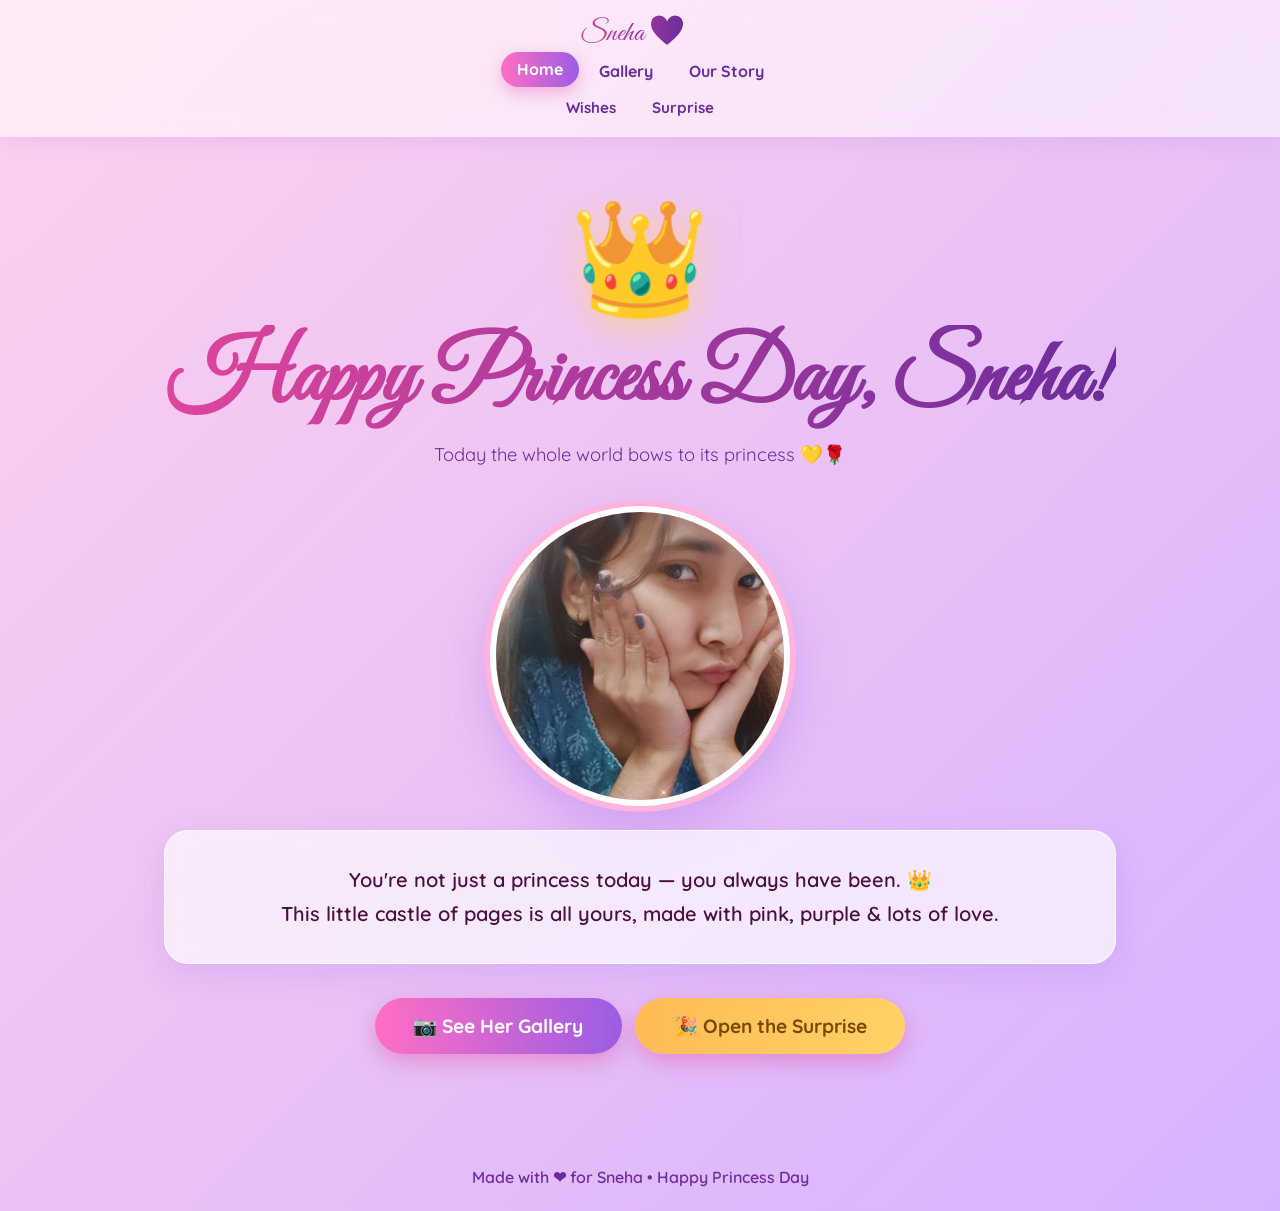
<file: index.html>
<!DOCTYPE html>
<html lang="en">
<head>
  <meta charset="UTF-8">
  <meta name="viewport" content="width=device-width, initial-scale=1.0, maximum-scale=1.0, user-scalable=no">
  <title>Sneha — Happy Princess Day!</title>
  <link rel="preconnect" href="https://fonts.googleapis.com">
  <link rel="preconnect" href="https://fonts.gstatic.com" crossorigin>
  <link href="https://fonts.googleapis.com/css2?family=Great+Vibes&family=Quicksand:wght@400;600;700&display=swap" rel="stylesheet">
  <link rel="stylesheet" href="style.css">
</head>
<body>
  <div class="float-field"></div>

  <nav>
    <span class="brand">Sneha ❤️</span>
    <div class="nav-row">
      <a href="index.html" class="active">Home</a>
      <a href="gallery.html">Gallery</a>
      <a href="story.html">Our Story</a>
    </div>
    <div class="nav-row">
      <a href="wishes.html">Wishes</a>
      <a href="surprise.html">Surprise</a>
    </div>
  </nav>

  <main>
    <section class="page">
      <div class="crown">&#128081;</div>
      <h1 class="title">Happy Princess Day, Sneha!</h1>
      <p class="subtitle">Today the whole world bows to its princess &#128155;&#127801;</p>

      <img src="images/pic1.jpg" alt="Sneha" class="hero-photo"
           data-pic="1" onerror="window.fixPhoto(this)">

      <div class="card">
        <p style="font-size:1.25rem; font-weight:600; line-height:1.7;">
          You're not just a princess today — you always have been. &#128081;<br>
          This little castle of pages is all yours, made with pink, purple &amp; lots of love.
        </p>
      </div>

      <div style="margin-top:1.2rem;">
        <a class="btn big" href="gallery.html">&#128247; See Her Gallery</a>
        <a class="btn big gold" href="surprise.html">&#127881; Open the Surprise</a>
      </div>
    </section>
  </main>

  <footer>Made with &#10084; for Sneha &bull; Happy Princess Day</footer>

  <script src="script.js"></script>
</body>
</html>
</file>
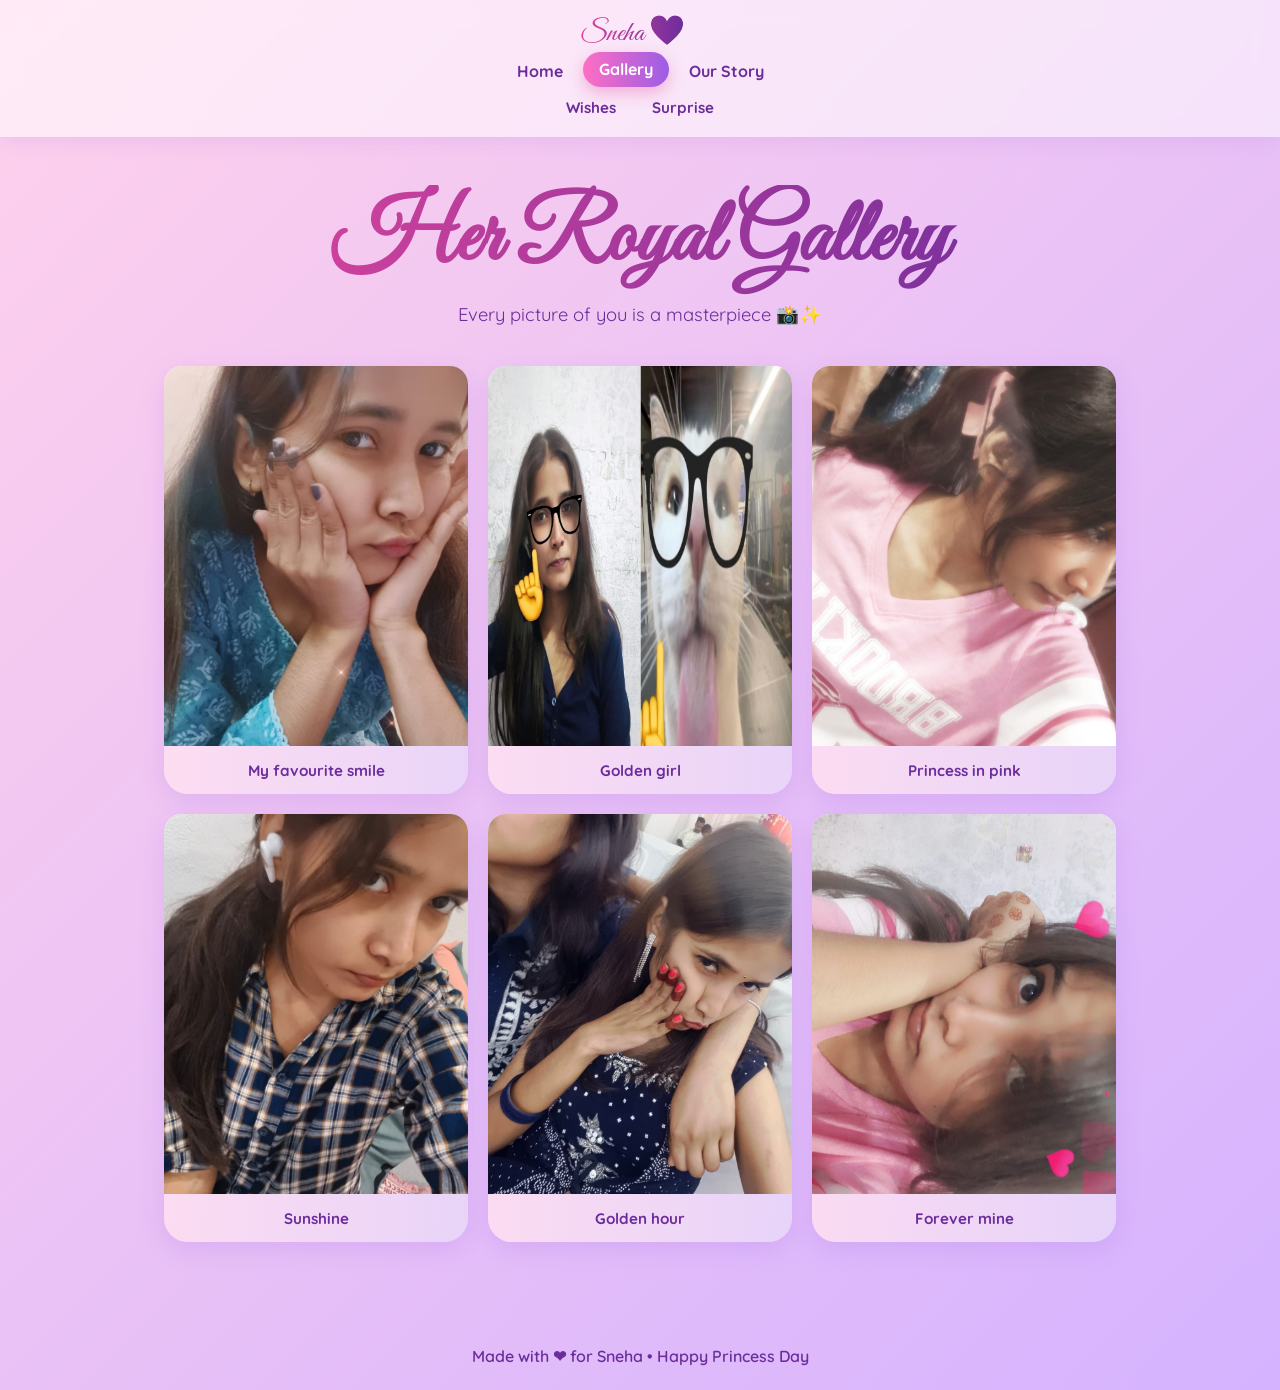
<file: gallery.html>
<!DOCTYPE html>
<html lang="en">
<head>
  <meta charset="UTF-8">
  <meta name="viewport" content="width=device-width, initial-scale=1.0, maximum-scale=1.0, user-scalable=no">
  <title>Gallery — Sneha</title>
  <link rel="preconnect" href="https://fonts.googleapis.com">
  <link rel="preconnect" href="https://fonts.gstatic.com" crossorigin>
  <link href="https://fonts.googleapis.com/css2?family=Great+Vibes&family=Quicksand:wght@400;600;700&display=swap" rel="stylesheet">
  <link rel="stylesheet" href="style.css">
</head>
<body>
  <div class="float-field"></div>

  <nav>
    <span class="brand">Sneha ❤️</span>
    <div class="nav-row">
      <a href="index.html">Home</a>
      <a href="gallery.html" class="active">Gallery</a>
      <a href="story.html">Our Story</a>
    </div>
    <div class="nav-row">
      <a href="wishes.html">Wishes</a>
      <a href="surprise.html">Surprise</a>
    </div>
  </nav>

  <main>
    <section class="page">
      <h1 class="title">Her Royal Gallery</h1>
      <p class="subtitle">Every picture of you is a masterpiece &#128248;&#10024;</p>

      <div class="gallery-grid" id="grid">
        <!-- cards built by script.js below -->
      </div>
    </section>
  </main>

  <footer>Made with &#10084; for Sneha &bull; Happy Princess Day</footer>

  <script>
    // Gallery captions live here — edit these with your own words.
    const CAPTIONS = {
      1: 'My favourite smile',
      2: 'Golden girl',
      3: 'Princess in pink',
      4: 'Sunshine',
      5: 'Golden hour',
      6: 'Forever mine'
    };
    (function buildGallery() {
      const grid = document.getElementById('grid');
      for (let i = 1; i <= 6; i++) {
        const item = document.createElement('div');
        item.className = 'g-item';
        const img = document.createElement('img');
        img.src = 'images/pic' + i + '.jpg';
        img.alt = 'Sneha photo ' + i;
        img.dataset.pic = i;
        img.onerror = function () { window.fixPhoto(this); };
        const cap = document.createElement('div');
        cap.className = 'cap';
        cap.textContent = CAPTIONS[i] || 'Pretty as always';
        item.appendChild(img);
        item.appendChild(cap);
        grid.appendChild(item);
      }
      // No "Add" card — gallery is complete with 6 photos
    })();
  </script>
  <script src="script.js"></script>
</body>
</html>
</file>
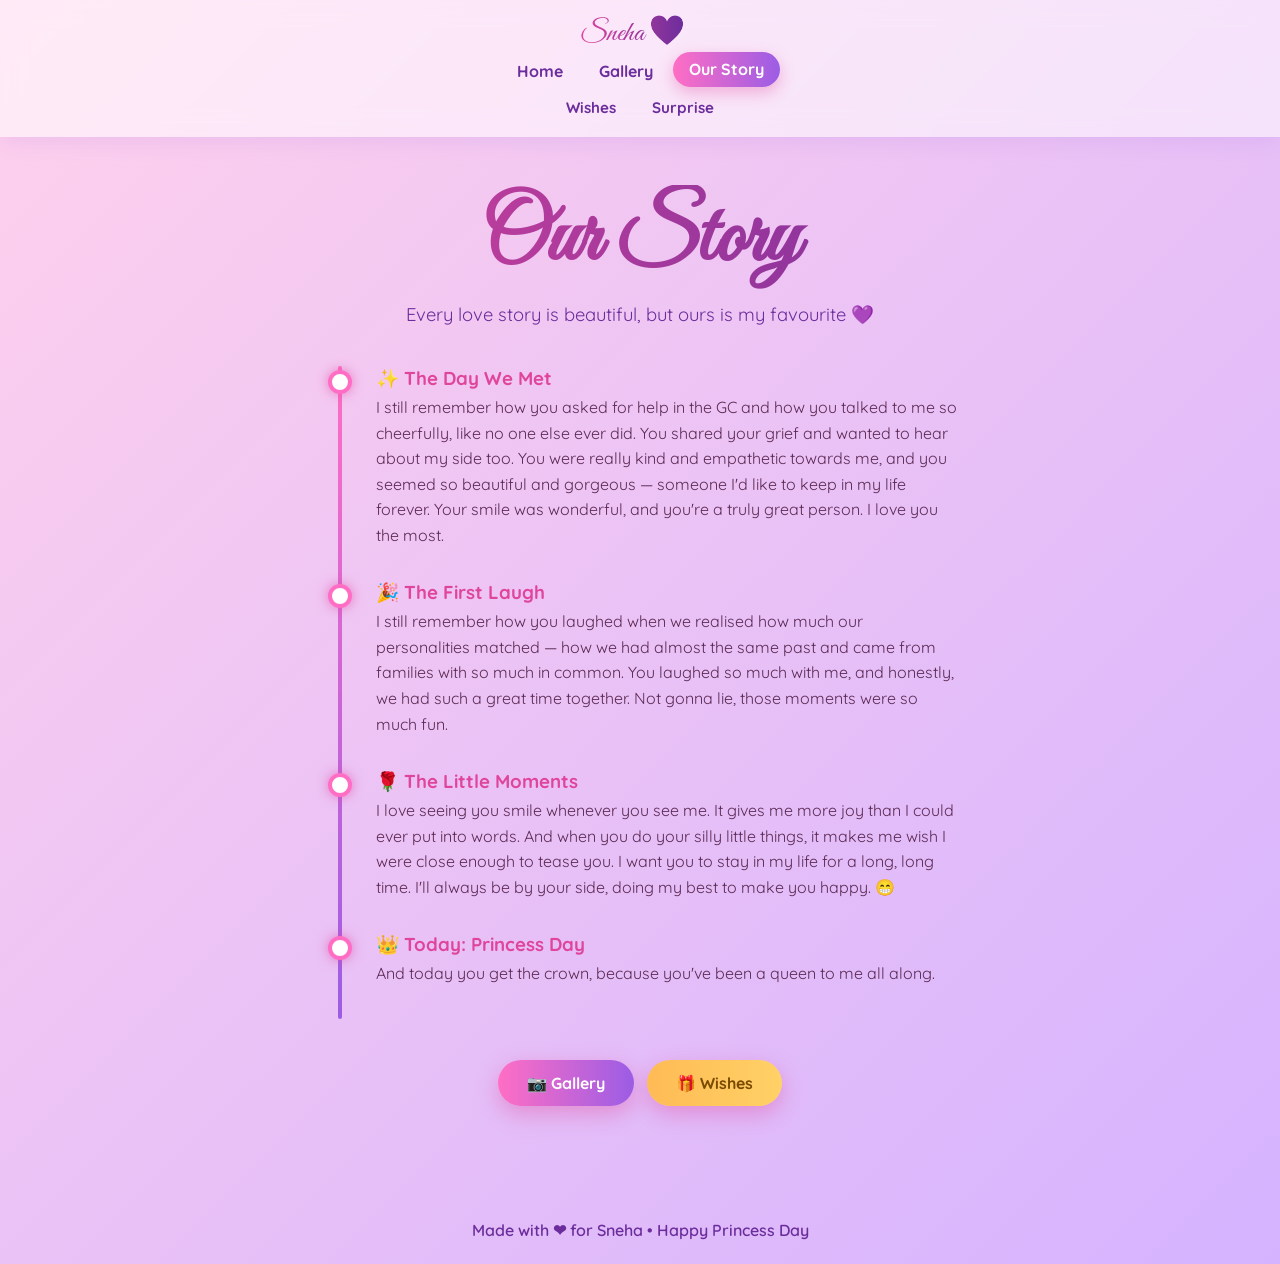
<file: story.html>
<!DOCTYPE html>
<html lang="en">
<head>
  <meta charset="UTF-8">
  <meta name="viewport" content="width=device-width, initial-scale=1.0, maximum-scale=1.0, user-scalable=no">
  <title>Our Story — Sneha</title>
  <link rel="preconnect" href="https://fonts.googleapis.com">
  <link rel="preconnect" href="https://fonts.gstatic.com" crossorigin>
  <link href="https://fonts.googleapis.com/css2?family=Great+Vibes&family=Quicksand:wght@400;600;700&display=swap" rel="stylesheet">
  <link rel="stylesheet" href="style.css">
</head>
<body>
  <div class="float-field"></div>

  <nav>
    <span class="brand">Sneha ❤️</span>
    <div class="nav-row">
      <a href="index.html">Home</a>
      <a href="gallery.html">Gallery</a>
      <a href="story.html" class="active">Our Story</a>
    </div>
    <div class="nav-row">
      <a href="wishes.html">Wishes</a>
      <a href="surprise.html">Surprise</a>
    </div>
  </nav>

  <main>
    <section class="page">
      <h1 class="title">Our Story</h1>
      <p class="subtitle">Every love story is beautiful, but ours is my favourite &#128156;</p>

      <div class="timeline">
        <div class="t-item">
          <span class="dot"></span>
          <h3>&#10024; The Day We Met</h3>
          <p>I still remember how you asked for help in the GC and how you talked to me so cheerfully, like no one else ever did. You shared your grief and wanted to hear about my side too. You were really kind and empathetic towards me, and you seemed so beautiful and gorgeous — someone I'd like to keep in my life forever. Your smile was wonderful, and you're a truly great person. I love you the most.</p>
        </div>
        <div class="t-item">
          <span class="dot"></span>
          <h3>&#127881; The First Laugh</h3>
          <p>I still remember how you laughed when we realised how much our personalities matched — how we had almost the same past and came from families with so much in common. You laughed so much with me, and honestly, we had such a great time together. Not gonna lie, those moments were so much fun.</p>
        </div>
        <div class="t-item">
          <span class="dot"></span>
          <h3>&#127801; The Little Moments</h3>
          <p>I love seeing you smile whenever you see me. It gives me more joy than I could ever put into words. And when you do your silly little things, it makes me wish I were close enough to tease you. I want you to stay in my life for a long, long time. I'll always be by your side, doing my best to make you happy. 😁</p>
        </div>
        <div class="t-item">
          <span class="dot"></span>
          <h3>&#128081; Today: Princess Day</h3>
          <p>And today you get the crown, because you've been a queen to me all along.</p>
        </div>
      </div>

      <div style="margin-top:2rem;">
        <a class="btn" href="gallery.html">&#128247; Gallery</a>
        <a class="btn gold" href="wishes.html">&#127873; Wishes</a>
      </div>
    </section>
  </main>

  <footer>Made with &#10084; for Sneha &bull; Happy Princess Day</footer>

  <script src="script.js"></script>
</body>
</html>
</file>
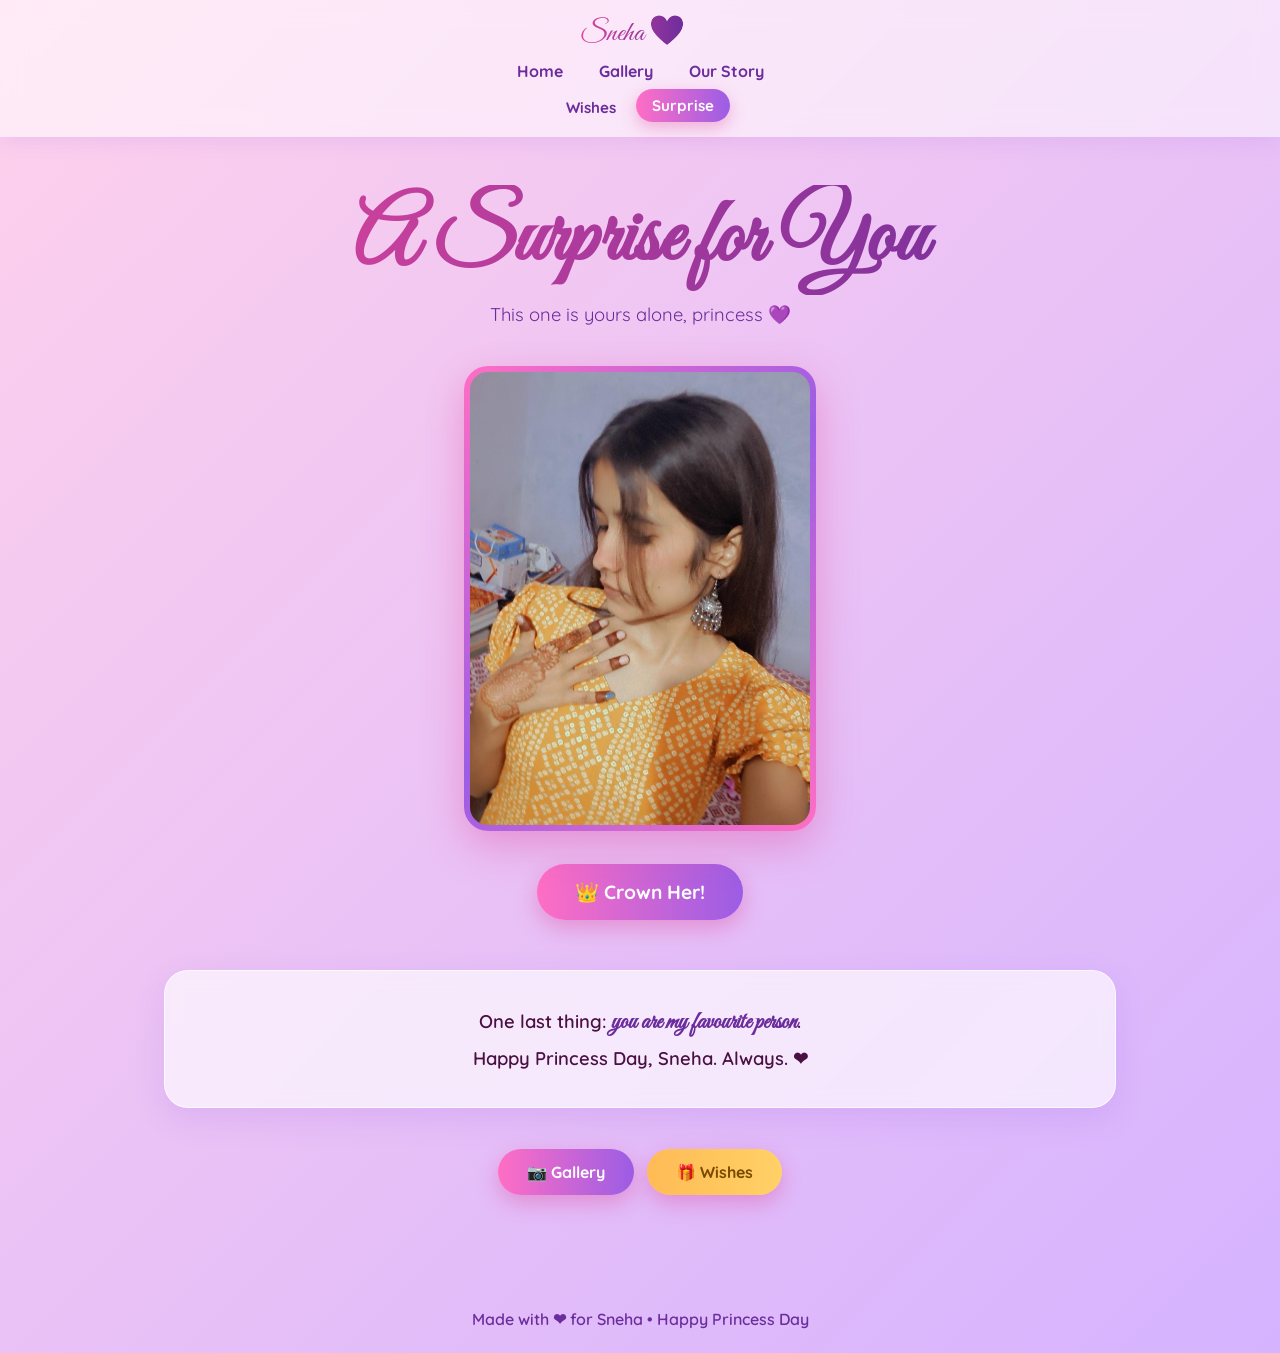
<file: surprise.html>
<!DOCTYPE html>
<html lang="en">
<head>
  <meta charset="UTF-8">
  <meta name="viewport" content="width=device-width, initial-scale=1.0, maximum-scale=1.0, user-scalable=no">
  <title>Surprise — Sneha</title>
  <link rel="preconnect" href="https://fonts.googleapis.com">
  <link rel="preconnect" href="https://fonts.gstatic.com" crossorigin>
  <link href="https://fonts.googleapis.com/css2?family=Great+Vibes&family=Quicksand:wght@400;600;700&display=swap" rel="stylesheet">
  <link rel="stylesheet" href="style.css">
</head>
<body>
  <div class="float-field"></div>

  <nav>
    <span class="brand">Sneha ❤️</span>
    <div class="nav-row">
      <a href="index.html">Home</a>
      <a href="gallery.html">Gallery</a>
      <a href="story.html">Our Story</a>
    </div>
    <div class="nav-row">
      <a href="wishes.html">Wishes</a>
      <a href="surprise.html" class="active">Surprise</a>
    </div>
  </nav>

  <main>
    <section class="page surprise-wrap">
      <h1 class="title">A Surprise for You</h1>
      <p class="subtitle">This one is yours alone, princess &#128156;</p>

      <div id="crownTarget" style="min-height:120px; display:flex; align-items:center; justify-content:center;">
        <div class="photo-with-crown">
          <img src="images/sneha-surprise.jpg" alt="Sneha"
               class="surprise-photo"
               onerror="window.fixPhoto(this)">
          <span class="crown-on-photo">&#128081;</span>
        </div>
      </div>

      <p id="crownMsg" style="display:none; font-size:1.4rem; font-weight:700; color:var(--pink-deep); margin-top:.5rem;">
        There she is — the princess of it all. &#128081;&#10024;
      </p>

      <div style="margin-top:1.5rem;">
        <button id="crownBtn" class="btn big">&#128081; Crown Her!</button>
      </div>

      <div class="card" style="margin-top:2.5rem;">
        <p style="font-size:1.15rem; font-weight:600; line-height:1.7;">
          One last thing: <span class="cursive" style="font-size:1.5rem; color:var(--purple-deep);">you are my favourite person</span>.<br>
          Happy Princess Day, Sneha. Always. &#10084;
        </p>
      </div>

      <div style="margin-top:2rem;">
        <a class="btn" href="gallery.html">&#128247; Gallery</a>
        <a class="btn gold" href="wishes.html">&#127873; Wishes</a>
      </div>
    </section>
  </main>

  <footer>Made with &#10084; for Sneha &bull; Happy Princess Day</footer>

  <script src="script.js"></script>
</body>
</html>
</file>
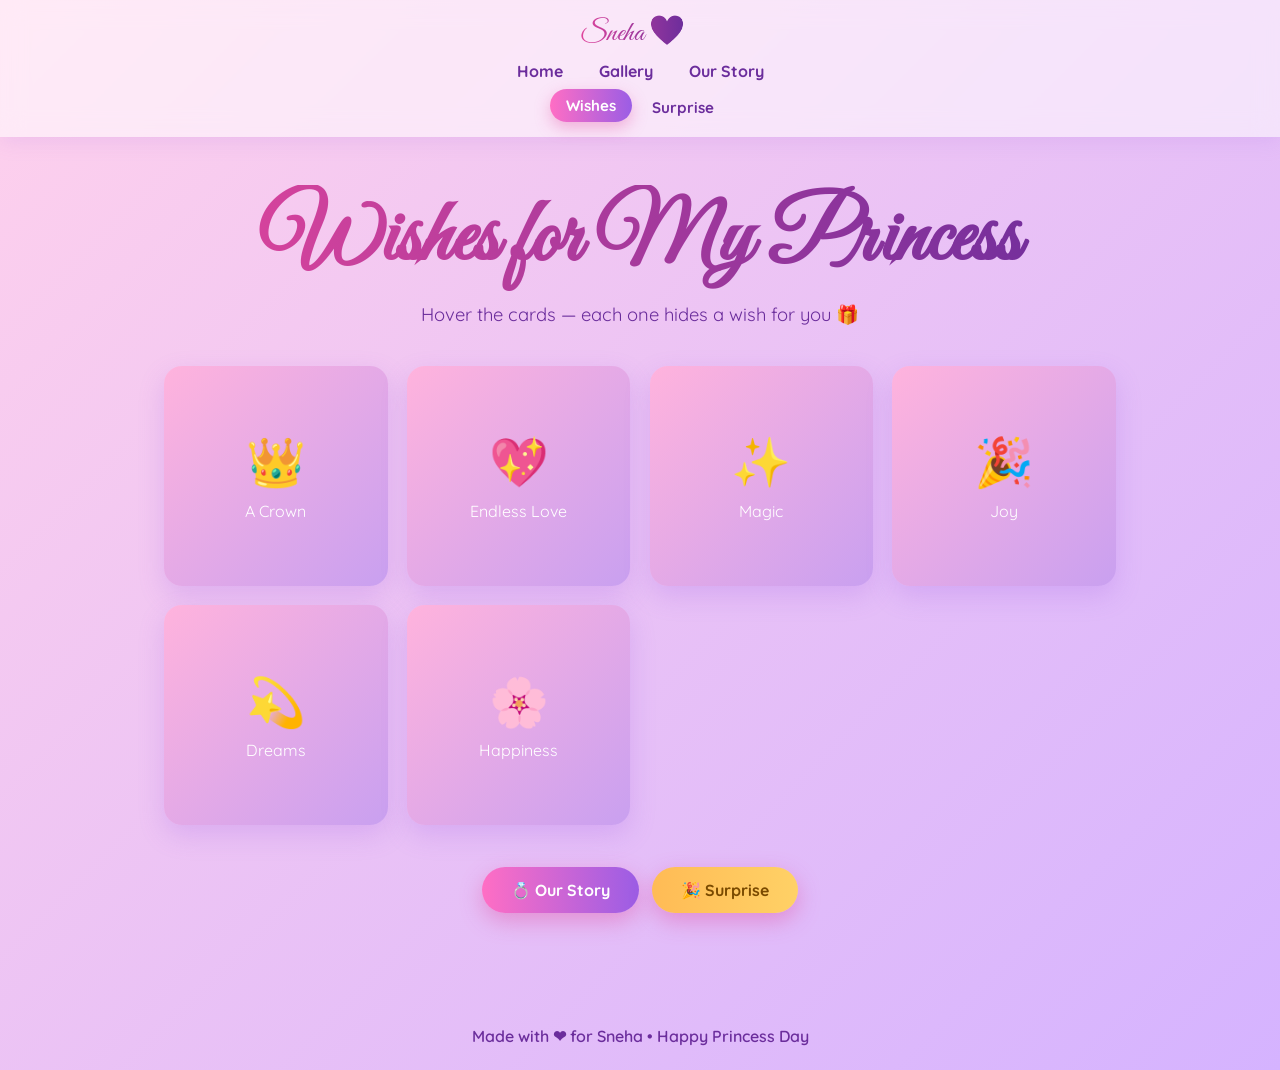
<file: wishes.html>
<!DOCTYPE html>
<html lang="en">
<head>
  <meta charset="UTF-8">
  <meta name="viewport" content="width=device-width, initial-scale=1.0, maximum-scale=1.0, user-scalable=no">
  <title>Wishes — Sneha</title>
  <link rel="preconnect" href="https://fonts.googleapis.com">
  <link rel="preconnect" href="https://fonts.gstatic.com" crossorigin>
  <link href="https://fonts.googleapis.com/css2?family=Great+Vibes&family=Quicksand:wght@400;600;700&display=swap" rel="stylesheet">
  <link rel="stylesheet" href="style.css">
</head>
<body>
  <div class="float-field"></div>

  <nav>
    <span class="brand">Sneha ❤️</span>
    <div class="nav-row">
      <a href="index.html">Home</a>
      <a href="gallery.html">Gallery</a>
      <a href="story.html">Our Story</a>
    </div>
    <div class="nav-row">
      <a href="wishes.html" class="active">Wishes</a>
      <a href="surprise.html">Surprise</a>
    </div>
  </nav>

  <main>
    <section class="page">
      <h1 class="title">Wishes for My Princess</h1>
      <p class="subtitle">Hover the cards — each one hides a wish for you &#127873;</p>

      <div class="wish-grid" id="wishes">
        <!-- cards built by script.js below -->
      </div>

      <div style="margin-top:2rem;">
        <a class="btn" href="story.html">&#128141; Our Story</a>
        <a class="btn gold" href="surprise.html">&#127881; Surprise</a>
      </div>
    </section>
  </main>

  <footer>Made with &#10084; for Sneha &bull; Happy Princess Day</footer>

  <script>
    // Wishes: the front is an emoji, the back is your message. Edit freely.
    const WISHES = [
      { emoji: '\uD83D\uDC51', front: 'A Crown',     back: 'You rule every room you walk into. Today you wear it out loud.' },
      { emoji: '\uD83D\uDC96', front: 'Endless Love', back: 'No matter what day it is, you are loved — today especially.' },
      { emoji: '\u2728', front: 'Magic',      back: 'May today sparkle the way you make ordinary days sparkle.' },
      { emoji: '\uD83C\uDF89', front: 'Joy',        back: 'Laugh loud, smile wide, take a thousand pictures.' },
      { emoji: '\uD83D\uDCAB', front: 'Dreams',      back: 'Every dream you have, I will cheer for. Chase them all.' },
      { emoji: '\uD83C\uDF38', front: 'Happiness',   back: 'You deserve the whole garden, not just one flower.' }
    ];
    (function buildWishes() {
      const grid = document.getElementById('wishes');
      WISHES.forEach(w => {
        const flip = document.createElement('div');
        flip.className = 'flip';
        const inner = document.createElement('div');
        inner.className = 'flip-inner';
        const front = document.createElement('div');
        front.className = 'flip-face flip-front';
        const emoji = document.createElement('span');
        emoji.className = 'emoji';
        emoji.textContent = w.emoji;
        const fText = document.createElement('span');
        fText.textContent = w.front;
        front.appendChild(emoji); front.appendChild(fText);
        const back = document.createElement('div');
        back.className = 'flip-face flip-back';
        back.textContent = w.back;
        inner.appendChild(front); inner.appendChild(back);
        flip.appendChild(inner);
        grid.appendChild(flip);
      });
    })();
  </script>
  <script src="script.js"></script>
</body>
</html>
</file>
<file: style.css>
/* ============ SNEHA — Princess Day ============ */
* { margin: 0; padding: 0; box-sizing: border-box; }

:root {
  --pink: #ff6ec4;
  --pink-soft: #ffb3dd;
  --pink-deep: #e0459c;
  --purple: #9b5de5;
  --purple-soft: #c9a0f0;
  --purple-deep: #6b2d9c;
  --cream: #fff5fb;
  --gold: #ffd166;
}

html { scroll-behavior: smooth; }

body {
  font-family: 'Quicksand', 'Segoe UI', sans-serif;
  color: #4a1042;
  min-height: 100vh;
  background: linear-gradient(-45deg, #ffd6ef, #e7c6ff, #ffc4e8, #d5b3ff, #ffd1ec);
  background-size: 400% 400%;
  animation: gradientDrift 18s ease infinite;
  overflow-x: hidden;
}

@keyframes gradientDrift {
  0%   { background-position: 0% 50%; }
  50%  { background-position: 100% 50%; }
  100% { background-position: 0% 50%; }
}

.script-font, .cursive { font-family: 'Great Vibes', cursive; }

/* ---------- floating hearts & sparkles ---------- */
.float-field {
  position: fixed; inset: 0;
  pointer-events: none;
  z-index: 0;
  overflow: hidden;
}
.float {
  position: absolute;
  bottom: -60px;
  animation: floatUp linear infinite;
  user-select: none;
  opacity: 0;
}
@keyframes floatUp {
  0%   { transform: translateY(0) rotate(0deg); opacity: 0; }
  10%  { opacity: 0.9; }
  90%  { opacity: 0.7; }
  100% { transform: translateY(-110vh) rotate(360deg); opacity: 0; }
}

/* ---------- nav ---------- */
nav {
  position: sticky; top: 0; z-index: 50;
  display: flex; flex-direction: column; align-items: center; gap: .15rem;
  padding: .8rem 1rem;
  background: rgba(255, 255, 255, 0.55);
  backdrop-filter: blur(12px);
  box-shadow: 0 4px 20px rgba(155, 93, 229, 0.15);
}
.nav-row {
  display: flex; flex-wrap: wrap; gap: .25rem; justify-content: center;
}
.nav-row:first-of-type { font-size: 1rem; }
.nav-row:last-of-type { font-size: .95rem; }
nav a {
  text-decoration: none;
  color: var(--purple-deep);
  font-weight: 700;
  padding: .45rem 1rem;
  border-radius: 999px;
  transition: all .3s ease;
}
nav a:hover, nav a.active {
  background: linear-gradient(90deg, var(--pink), var(--purple));
  color: #fff;
  transform: translateY(-2px);
  box-shadow: 0 6px 16px rgba(224, 69, 156, 0.35);
}
.brand {
  font-family: 'Great Vibes', cursive;
  font-size: 1.8rem;
  margin-right: 1rem;
  background: linear-gradient(90deg, var(--pink-deep), var(--purple-deep));
  -webkit-background-clip: text;
  background-clip: text;
  color: transparent;
}

/* ---------- layout ---------- */
main { position: relative; z-index: 1; }
.page {
  max-width: 1000px;
  margin: 0 auto;
  padding: 3rem 1.5rem 5rem;
  text-align: center;
}
h1.title {
  font-family: 'Great Vibes', cursive;
  font-size: clamp(3rem, 8vw, 5.5rem);
  background: linear-gradient(90deg, var(--pink-deep), var(--purple-deep), var(--pink-deep));
  background-size: 200%;
  -webkit-background-clip: text;
  background-clip: text;
  color: transparent;
  animation: shimmer 6s linear infinite;
  margin-bottom: .5rem;
}
@keyframes shimmer {
  to { background-position: 200%; }
}
.subtitle {
  font-size: 1.15rem;
  color: var(--purple-deep);
  margin-bottom: 2.5rem;
}

.card {
  background: rgba(255, 255, 255, 0.65);
  backdrop-filter: blur(8px);
  border-radius: 24px;
  padding: 2rem;
  margin: 1.5rem auto;
  box-shadow: 0 10px 30px rgba(155, 93, 229, 0.18);
  border: 1px solid rgba(255, 255, 255, 0.7);
  transition: transform .35s ease, box-shadow .35s ease;
}
.card:hover {
  transform: translateY(-6px);
  box-shadow: 0 16px 40px rgba(224, 69, 156, 0.3);
}

/* ---------- home: crown + photo ---------- */
.crown {
  font-size: clamp(4rem, 12vw, 7rem);
  display: inline-block;
  animation: crownBob 3s ease-in-out infinite;
  filter: drop-shadow(0 8px 18px rgba(255, 209, 102, 0.6));
}
@keyframes crownBob {
  0%, 100% { transform: translateY(0) rotate(-4deg); }
  50%      { transform: translateY(-16px) rotate(4deg); }
}
.hero-photo {
  width: min(300px, 65vw);
  height: min(300px, 65vw);
  object-fit: cover;
  object-position: center 28%;
  border-radius: 50%;
  border: 6px solid #fff;
  box-shadow: 0 0 0 6px var(--pink-soft), 0 20px 50px rgba(155, 93, 229, 0.35);
  margin: 1.5rem auto;
  display: block;
  animation: haloPulse 4s ease-in-out infinite;
}
@keyframes haloPulse {
  0%, 100% { box-shadow: 0 0 0 6px var(--pink-soft), 0 20px 50px rgba(155, 93, 229, 0.35); }
  50%      { box-shadow: 0 0 0 12px var(--purple-soft), 0 20px 60px rgba(224, 69, 156, 0.45); }
}
.placeholder-photo {
  width: min(300px, 65vw);
  height: min(300px, 65vw);
  border-radius: 50%;
  display: flex; align-items: center; justify-content: center;
  background: linear-gradient(135deg, var(--pink-soft), var(--purple-soft));
  color: #fff; font-weight: 700;
  margin: 1.5rem auto;
  border: 6px dashed rgba(255,255,255,0.9);
}

.btn {
  display: inline-block;
  margin: .6rem .3rem;
  padding: .8rem 1.8rem;
  border-radius: 999px;
  border: none;
  font: inherit; font-weight: 700;
  color: #fff;
  cursor: pointer;
  text-decoration: none;
  background: linear-gradient(90deg, var(--pink), var(--purple));
  box-shadow: 0 8px 22px rgba(224, 69, 156, 0.4);
  transition: transform .25s ease, box-shadow .25s ease;
}
.btn:hover { transform: scale(1.07) translateY(-2px); box-shadow: 0 12px 30px rgba(155, 93, 229, 0.5); }
.btn.gold { background: linear-gradient(90deg, #ffbb55, var(--gold)); color: #7a4a00; }
.btn.big { font-size: 1.2rem; padding: 1rem 2.4rem; }

/* ---------- gallery grid ---------- */
.gallery-grid {
  display: grid;
  grid-template-columns: repeat(3, minmax(0, 1fr));
  gap: 1.25rem;
  margin-top: 1rem;
  align-items: start;
}
.g-item {
  width: 100%;
  min-width: 0;
  background: rgba(255,255,255,0.78);
  border-radius: 18px 18px 24px 24px;
  overflow: hidden;
  box-shadow: 0 8px 24px rgba(155, 93, 229, 0.18);
  transition: transform .3s ease, box-shadow .3s ease;
}
.g-item:hover {
  transform: translateY(-5px);
  box-shadow: 0 14px 30px rgba(155, 93, 229, 0.26);
}
.g-item img {
  width: 100%;
  aspect-ratio: 4 / 5;
  object-fit: cover;
  object-position: center 35%;
  display: block;
}
.g-item .cap {
  min-height: 48px;
  display: flex;
  align-items: center;
  justify-content: center;
  padding: .7rem .55rem;
  font-weight: 700;
  color: var(--purple-deep);
  background: linear-gradient(90deg, rgba(255,180,221,.35), rgba(201,160,240,.35));
  text-align: center;
  font-size: .95rem;
}
/* ---------- story timeline ---------- */
.timeline { max-width: 640px; margin: 1.5rem auto 0; position: relative; }
.timeline::before {
  content: '';
  position: absolute; left: 18px; top: 0; bottom: 0;
  width: 4px;
  background: linear-gradient(var(--pink), var(--purple));
  border-radius: 4px;
}
.t-item {
  position: relative;
  padding: 0 0 2rem 56px;
  text-align: left;
  animation: slideIn .8s ease both;
}
.t-item:nth-child(2) { animation-delay: .2s; }
.t-item:nth-child(3) { animation-delay: .4s; }
.t-item:nth-child(4) { animation-delay: .6s; }
.t-item:nth-child(5) { animation-delay: .8s; }
@keyframes slideIn {
  from { opacity: 0; transform: translateX(-30px); }
  to   { opacity: 1; transform: translateX(0); }
}
.t-item .dot {
  position: absolute; left: 8px; top: 4px;
  width: 24px; height: 24px;
  border-radius: 50%;
  background: #fff;
  border: 4px solid var(--pink);
  box-shadow: 0 0 12px rgba(224, 69, 156, 0.6);
}
.t-item h3 { color: var(--pink-deep); margin-bottom: .3rem; }
.t-item p { color: #5c2a54; line-height: 1.6; }

/* ---------- wishes flip cards ---------- */
.wish-grid {
  display: grid;
  grid-template-columns: repeat(auto-fill, minmax(200px, 1fr));
  gap: 1.2rem;
  margin-top: 1rem;
}
.flip {
  perspective: 900px;
  height: 220px;
}
.flip-inner {
  position: relative;
  width: 100%; height: 100%;
  transition: transform .8s;
  transform-style: preserve-3d;
}
.flip:hover .flip-inner { transform: rotateY(180deg); }
.flip-face {
  position: absolute; inset: 0;
  backface-visibility: hidden;
  border-radius: 18px;
  display: flex; flex-direction: column;
  align-items: center; justify-content: center;
  padding: 1rem;
  box-shadow: 0 10px 26px rgba(155, 93, 229, 0.22);
}
.flip-front {
  background: linear-gradient(135deg, var(--pink-soft), var(--purple-soft));
  color: #fff;
}
.flip-front .emoji { font-size: 3rem; margin-bottom: .6rem; }
.flip-back {
  transform: rotateY(180deg);
  background: rgba(255,255,255,0.92);
  color: var(--purple-deep);
  font-weight: 600;
  line-height: 1.5;
}

/* ---------- surprise: photo with crown on it ---------- */
.photo-with-crown {
  position: relative;
  display: inline-block;
  border-radius: 24px;
  padding: 6px;
  background: linear-gradient(135deg, var(--pink), var(--purple), var(--pink));
  box-shadow: 0 14px 40px rgba(224, 69, 156, 0.4);
  animation: haloPulse 4s ease-in-out infinite;
}
.surprise-photo {
  width: min(340px, 70vw);
  height: auto;
  display: block;
  border-radius: 18px;
}
.crown-on-photo {
  position: absolute;
  top: -22px;
  left: 50%;
  transform: translateX(-50%) translateY(-10px);
  font-size: clamp(2.4rem, 9vw, 4.2rem);
  display: inline-block;
  filter: drop-shadow(0 6px 12px rgba(255, 209, 102, 0.7));
  z-index: 2;
  opacity: 0;
  visibility: hidden;
  transition: opacity .5s ease, transform .5s ease, visibility .5s;
}
.crown-on-photo.shown {
  opacity: 1;
  visibility: visible;
  transform: translateX(-50%) translateY(0);
  animation: crownBob 3s ease-in-out infinite;
}

/* ---------- surprise ---------- */
.surprise-wrap { position: relative; }
.confetti-bit {
  position: fixed; top: -20px;
  width: 12px; height: 12px;
  z-index: 60;
  pointer-events: none;
  animation: confettiFall linear forwards;
}
@keyframes confettiFall {
  to { transform: translateY(110vh) rotate(720deg); opacity: .6; }
}
.crowned {
  position: relative;
  display: inline-block;
  animation: crownDrop 1s ease both;
}
@keyframes crownDrop {
  from { transform: translateY(-120px) scale(0.3); opacity: 0; }
  to   { transform: translateY(0) scale(1); opacity: 1; }
}

footer {
  position: relative; z-index: 1;
  text-align: center;
  padding: 1.5rem;
  color: var(--purple-deep);
  font-weight: 600;
}

@media (max-width: 600px) {
  nav { padding: .6rem .5rem; }
  .nav-row { gap: .15rem; }
  nav a { padding: .4rem .7rem; font-size: .9rem; }
  .brand { font-size: 1.4rem; margin-right: 0; }

  /* Mobile: auto-fill handles column count naturally */
  .gallery-grid { gap: .7rem; }
  .g-item { max-width: 100%; }
  .g-item .cap { padding: .55rem .6rem; font-size: .82rem; }
}

/* ---------- responsive gallery ---------- */
@media (max-width: 760px) {
  .gallery-grid { grid-template-columns: repeat(2, minmax(0, 1fr)); }
}
@media (max-width: 360px) {
  .gallery-grid { grid-template-columns: 1fr; }
}
</file>
